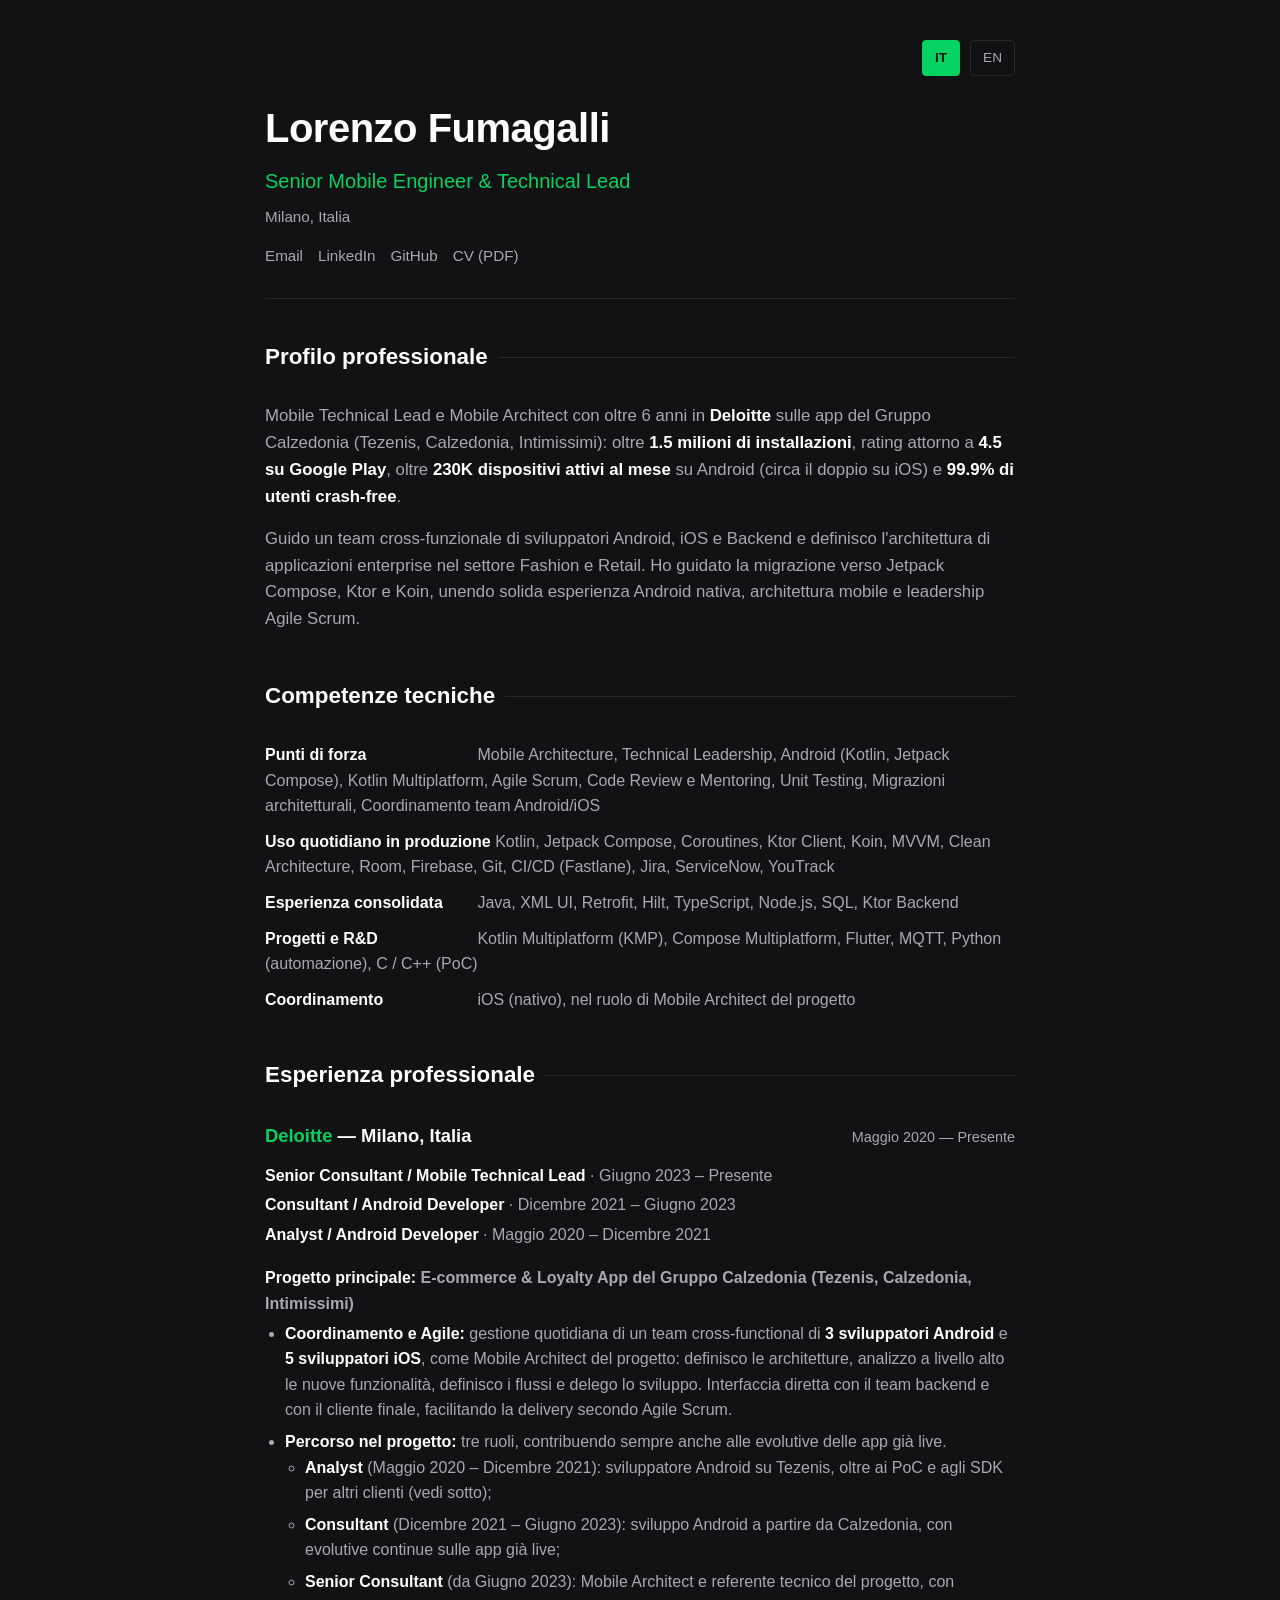
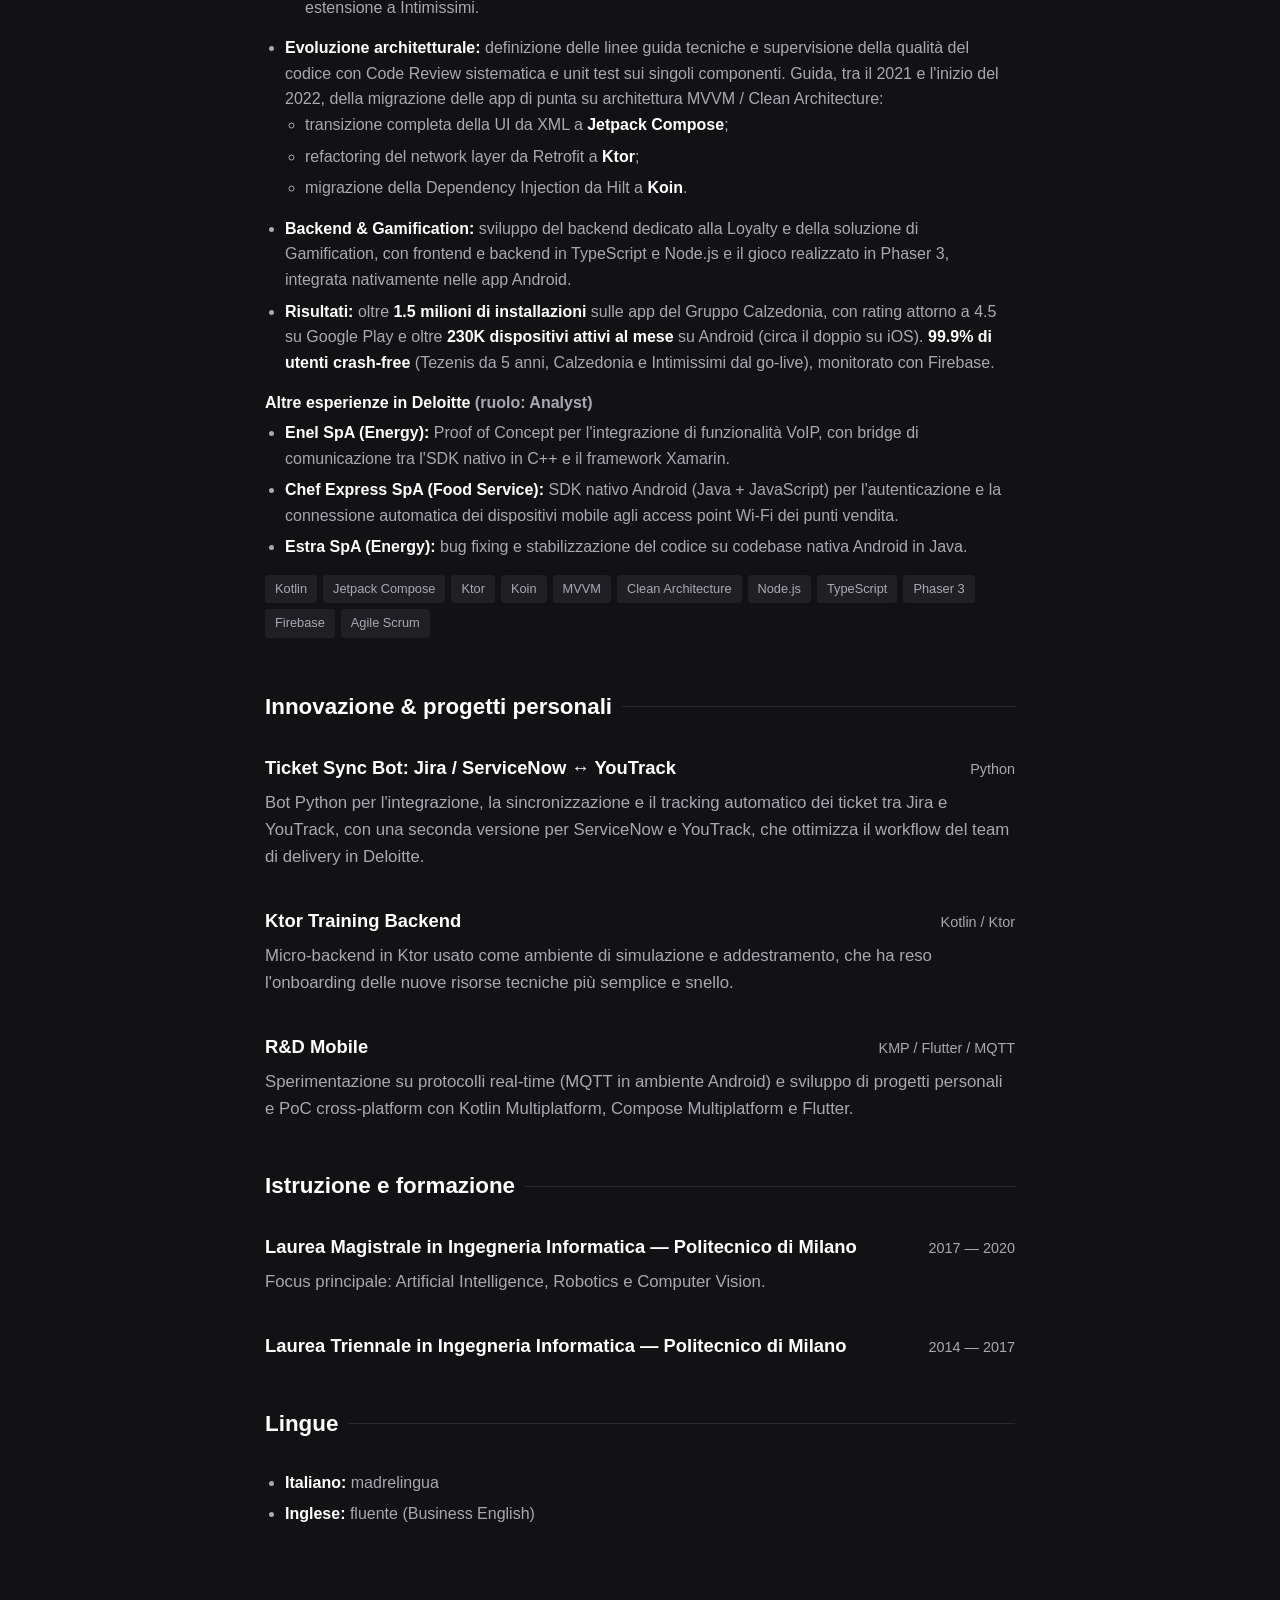
<file: index.html>
<!DOCTYPE html>
<html lang="it">
<head>
    <meta charset="UTF-8">
    <meta name="viewport" content="width=device-width, initial-scale=1.0">
    <title>Lorenzo Fumagalli | Senior Mobile Engineer &amp; Technical Lead</title>
    <meta name="description" content="Lorenzo Fumagalli, Senior Mobile Engineer e Technical Lead a Milano. Android, Kotlin, Jetpack Compose, Kotlin Multiplatform. Guida team Android e iOS su app enterprise Fashion/Retail con oltre 1.5 milioni di installazioni.">
    <meta name="author" content="Lorenzo Fumagalli">
    <link rel="canonical" href="https://lorenzofumagalli.github.io/">
    <link rel="alternate" hreflang="it" href="https://lorenzofumagalli.github.io/">
    <link rel="alternate" hreflang="en" href="https://lorenzofumagalli.github.io/en/">
    <link rel="alternate" hreflang="x-default" href="https://lorenzofumagalli.github.io/">
    <link rel="alternate" type="application/pdf" hreflang="it" href="https://lorenzofumagalli.github.io/cv/Lorenzo-Fumagalli-CV-IT.pdf">
    <link rel="stylesheet" href="/style.css">

    <meta property="og:type" content="profile">
    <meta property="og:title" content="Lorenzo Fumagalli | Senior Mobile Engineer &amp; Technical Lead">
    <meta property="og:description" content="Android, Kotlin, Jetpack Compose, Kotlin Multiplatform. Leadership tecnica di team Android e iOS su app enterprise Fashion/Retail.">
    <meta property="og:url" content="https://lorenzofumagalli.github.io/">
    <meta property="og:locale" content="it_IT">
    <meta property="og:locale:alternate" content="en_US">
    <meta name="twitter:card" content="summary">

    <script type="application/ld+json">
    {
        "@context": "https://schema.org",
        "@type": "ProfilePage",
        "inLanguage": "it",
        "mainEntity": {
            "@type": "Person",
            "name": "Lorenzo Fumagalli",
            "jobTitle": "Senior Mobile Engineer & Technical Lead",
            "url": "https://lorenzofumagalli.github.io/",
            "email": "mailto:lorenzo95fumagalli@gmail.com",
            "address": {
                "@type": "PostalAddress",
                "addressLocality": "Milano",
                "addressCountry": "IT"
            },
            "worksFor": {
                "@type": "Organization",
                "name": "Deloitte"
            },
            "alumniOf": {
                "@type": "CollegeOrUniversity",
                "name": "Politecnico di Milano"
            },
            "knowsLanguage": ["it", "en"],
            "knowsAbout": [
                "Android", "Kotlin", "Jetpack Compose", "Kotlin Multiplatform", "Compose Multiplatform",
                "Ktor", "Koin", "MVVM", "Clean Architecture", "Flutter", "Node.js", "TypeScript",
                "Agile Scrum", "Mobile architecture"
            ],
            "sameAs": [
                "https://www.linkedin.com/in/lorenzofumagalli0",
                "https://github.com/LorenzoFumagalli"
            ]
        }
    }
    </script>
</head>
<body>

    <div class="container">

        <nav class="lang-switcher" aria-label="Lingua">
            <a class="lang-btn" href="/" hreflang="it" lang="it" aria-current="page">IT</a>
            <a class="lang-btn" href="/en/" hreflang="en" lang="en">EN</a>
        </nav>

        <header>
            <h1>Lorenzo Fumagalli</h1>
            <p class="subtitle">Senior Mobile Engineer &amp; Technical Lead</p>
            <address class="location">Milano, Italia</address>
            <div class="links">
                <a href="mailto:lorenzo95fumagalli@gmail.com">Email</a>
                <a href="https://www.linkedin.com/in/lorenzofumagalli0" rel="me noopener" target="_blank">LinkedIn</a>
                <a href="https://github.com/LorenzoFumagalli" rel="me noopener" target="_blank">GitHub</a>
                <a href="/cv/Lorenzo-Fumagalli-CV-IT.pdf" type="application/pdf" hreflang="it" download>CV (PDF)</a>
            </div>
        </header>

        <main>

        <section id="about" aria-labelledby="about-h">
            <h2 id="about-h">Profilo professionale</h2>
            <p>
                Mobile Technical Lead e Mobile Architect con oltre 6 anni in <strong>Deloitte</strong> sulle app del Gruppo Calzedonia (Tezenis, Calzedonia, Intimissimi): oltre <strong>1.5 milioni di installazioni</strong>, rating attorno a <strong>4.5 su Google Play</strong>, oltre <strong>230K dispositivi attivi al mese</strong> su Android (circa il doppio su iOS) e <strong>99.9% di utenti crash-free</strong>.
            </p>
            <p>
                Guido un team cross-funzionale di sviluppatori Android, iOS e Backend e definisco l'architettura di applicazioni enterprise nel settore Fashion e Retail. Ho guidato la migrazione verso Jetpack Compose, Ktor e Koin, unendo solida esperienza Android nativa, architettura mobile e leadership Agile Scrum.
            </p>
        </section>

        <section id="skills" aria-labelledby="skills-h">
            <h2 id="skills-h">Competenze tecniche</h2>
            <ul class="skills">
                <li><strong>Punti di forza</strong> Mobile Architecture, Technical Leadership, Android (Kotlin, Jetpack Compose), Kotlin Multiplatform, Agile Scrum, Code Review e Mentoring, Unit Testing, Migrazioni architetturali, Coordinamento team Android/iOS</li>
                <li><strong>Uso quotidiano in produzione</strong> Kotlin, Jetpack Compose, Coroutines, Ktor Client, Koin, MVVM, Clean Architecture, Room, Firebase, Git, CI/CD (Fastlane), Jira, ServiceNow, YouTrack</li>
                <li><strong>Esperienza consolidata</strong> Java, XML UI, Retrofit, Hilt, TypeScript, Node.js, SQL, Ktor Backend</li>
                <li><strong>Progetti e R&amp;D</strong> Kotlin Multiplatform (KMP), Compose Multiplatform, Flutter, MQTT, Python (automazione), C / C++ (PoC)</li>
                <li><strong>Coordinamento</strong> iOS (nativo), nel ruolo di Mobile Architect del progetto</li>
            </ul>
        </section>

        <section id="experience" aria-labelledby="experience-h">
            <h2 id="experience-h">Esperienza professionale</h2>

            <article class="job">
                <div class="job-header">
                    <h3><span class="job-company">Deloitte</span> — Milano, Italia</h3>
                    <span class="date"><time datetime="2020-05">Maggio 2020</time> — Presente</span>
                </div>
                <div class="role-block">
                    <p class="role-line"><strong>Senior Consultant / Mobile Technical Lead</strong> · <time datetime="2023-06">Giugno 2023</time> – Presente</p>
                    <p class="role-line"><strong>Consultant / Android Developer</strong> · <time datetime="2021-12">Dicembre 2021</time> – <time datetime="2023-06">Giugno 2023</time></p>
                    <p class="role-line"><strong>Analyst / Android Developer</strong> · <time datetime="2020-05">Maggio 2020</time> – <time datetime="2021-12">Dicembre 2021</time></p>
                </div>

                <h4 class="role-line"><strong>Progetto principale:</strong> E-commerce &amp; Loyalty App del Gruppo Calzedonia (Tezenis, Calzedonia, Intimissimi)</h4>
                <ul>
                    <li><strong>Coordinamento e Agile:</strong> gestione quotidiana di un team cross-functional di <strong>3 sviluppatori Android</strong> e <strong>5 sviluppatori iOS</strong>, come Mobile Architect del progetto: definisco le architetture, analizzo a livello alto le nuove funzionalità, definisco i flussi e delego lo sviluppo. Interfaccia diretta con il team backend e con il cliente finale, facilitando la delivery secondo Agile Scrum.</li>
                    <li><strong>Percorso nel progetto:</strong> tre ruoli, contribuendo sempre anche alle evolutive delle app già live.
                        <ul>
                            <li><strong>Analyst</strong> (<time datetime="2020-05">Maggio 2020</time> – <time datetime="2021-12">Dicembre 2021</time>): sviluppatore Android su Tezenis, oltre ai PoC e agli SDK per altri clienti (vedi sotto);</li>
                            <li><strong>Consultant</strong> (<time datetime="2021-12">Dicembre 2021</time> – <time datetime="2023-06">Giugno 2023</time>): sviluppo Android a partire da Calzedonia, con evolutive continue sulle app già live;</li>
                            <li><strong>Senior Consultant</strong> (da <time datetime="2023-06">Giugno 2023</time>): Mobile Architect e referente tecnico del progetto, con estensione a Intimissimi.</li>
                        </ul>
                    </li>
                    <li><strong>Evoluzione architetturale:</strong> definizione delle linee guida tecniche e supervisione della qualità del codice con Code Review sistematica e unit test sui singoli componenti. Guida, tra il 2021 e l'inizio del 2022, della migrazione delle app di punta su architettura MVVM / Clean Architecture:
                        <ul>
                            <li>transizione completa della UI da XML a <strong>Jetpack Compose</strong>;</li>
                            <li>refactoring del network layer da Retrofit a <strong>Ktor</strong>;</li>
                            <li>migrazione della Dependency Injection da Hilt a <strong>Koin</strong>.</li>
                        </ul>
                    </li>
                    <li><strong>Backend &amp; Gamification:</strong> sviluppo del backend dedicato alla Loyalty e della soluzione di Gamification, con frontend e backend in TypeScript e Node.js e il gioco realizzato in Phaser 3, integrata nativamente nelle app Android.</li>
                    <li><strong>Risultati:</strong> oltre <strong>1.5 milioni di installazioni</strong> sulle app del Gruppo Calzedonia, con rating attorno a 4.5 su Google Play e oltre <strong>230K dispositivi attivi al mese</strong> su Android (circa il doppio su iOS). <strong>99.9% di utenti crash-free</strong> (Tezenis da 5 anni, Calzedonia e Intimissimi dal go-live), monitorato con Firebase.</li>
                </ul>

                <h4 class="role-line"><strong>Altre esperienze in Deloitte</strong> (ruolo: Analyst)</h4>
                <ul>
                    <li><strong>Enel SpA (Energy):</strong> Proof of Concept per l'integrazione di funzionalità VoIP, con bridge di comunicazione tra l'SDK nativo in C++ e il framework Xamarin.</li>
                    <li><strong>Chef Express SpA (Food Service):</strong> SDK nativo Android (Java + JavaScript) per l'autenticazione e la connessione automatica dei dispositivi mobile agli access point Wi-Fi dei punti vendita.</li>
                    <li><strong>Estra SpA (Energy):</strong> bug fixing e stabilizzazione del codice su codebase nativa Android in Java.</li>
                </ul>

                <ul class="tags" aria-label="Tecnologie">
                    <li>Kotlin</li><li>Jetpack Compose</li><li>Ktor</li><li>Koin</li><li>MVVM</li><li>Clean Architecture</li><li>Node.js</li><li>TypeScript</li><li>Phaser 3</li><li>Firebase</li><li>Agile Scrum</li>
                </ul>
            </article>
        </section>

        <section id="projects" aria-labelledby="projects-h">
            <h2 id="projects-h">Innovazione &amp; progetti personali</h2>

            <article class="project">
                <div class="job-header">
                    <h3>Ticket Sync Bot: Jira / ServiceNow ↔ YouTrack</h3>
                    <span class="date">Python</span>
                </div>
                <p>Bot Python per l'integrazione, la sincronizzazione e il tracking automatico dei ticket tra Jira e YouTrack, con una seconda versione per ServiceNow e YouTrack, che ottimizza il workflow del team di delivery in Deloitte.</p>
            </article>

            <article class="project">
                <div class="job-header">
                    <h3>Ktor Training Backend</h3>
                    <span class="date">Kotlin / Ktor</span>
                </div>
                <p>Micro-backend in Ktor usato come ambiente di simulazione e addestramento, che ha reso l'onboarding delle nuove risorse tecniche più semplice e snello.</p>
            </article>

            <article class="project">
                <div class="job-header">
                    <h3>R&amp;D Mobile</h3>
                    <span class="date">KMP / Flutter / MQTT</span>
                </div>
                <p>Sperimentazione su protocolli real-time (MQTT in ambiente Android) e sviluppo di progetti personali e PoC cross-platform con Kotlin Multiplatform, Compose Multiplatform e Flutter.</p>
            </article>
        </section>

        <section id="education" aria-labelledby="education-h">
            <h2 id="education-h">Istruzione e formazione</h2>

            <article class="job">
                <div class="job-header">
                    <h3>Laurea Magistrale in Ingegneria Informatica — Politecnico di Milano</h3>
                    <span class="date"><time datetime="2017">2017</time> — <time datetime="2020">2020</time></span>
                </div>
                <p>Focus principale: Artificial Intelligence, Robotics e Computer Vision.</p>
            </article>

            <article class="job">
                <div class="job-header">
                    <h3>Laurea Triennale in Ingegneria Informatica — Politecnico di Milano</h3>
                    <span class="date"><time datetime="2014">2014</time> — <time datetime="2017">2017</time></span>
                </div>
            </article>
        </section>

        <section id="languages" aria-labelledby="languages-h">
            <h2 id="languages-h">Lingue</h2>
            <ul>
                <li><strong>Italiano:</strong> madrelingua</li>
                <li><strong>Inglese:</strong> fluente (Business English)</li>
            </ul>
        </section>

        </main>

    </div>

</body>
</html>
</file>
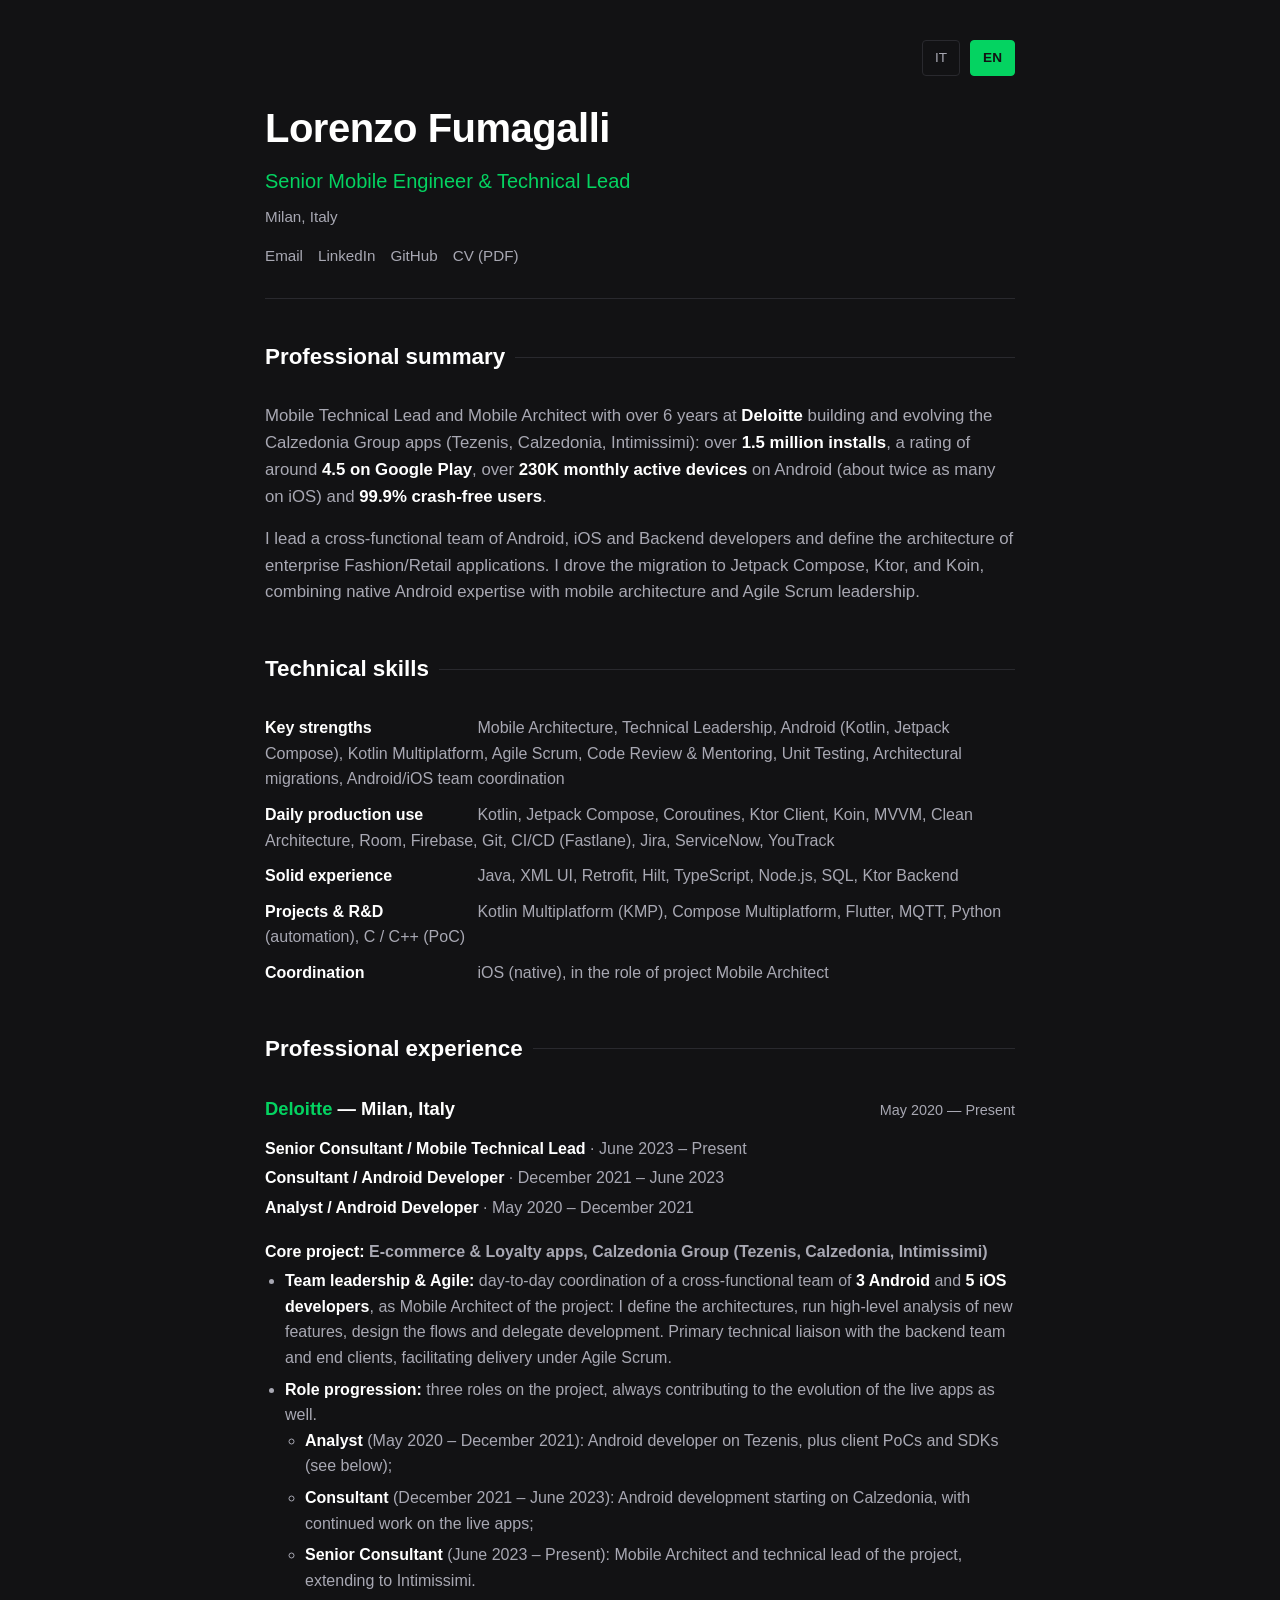
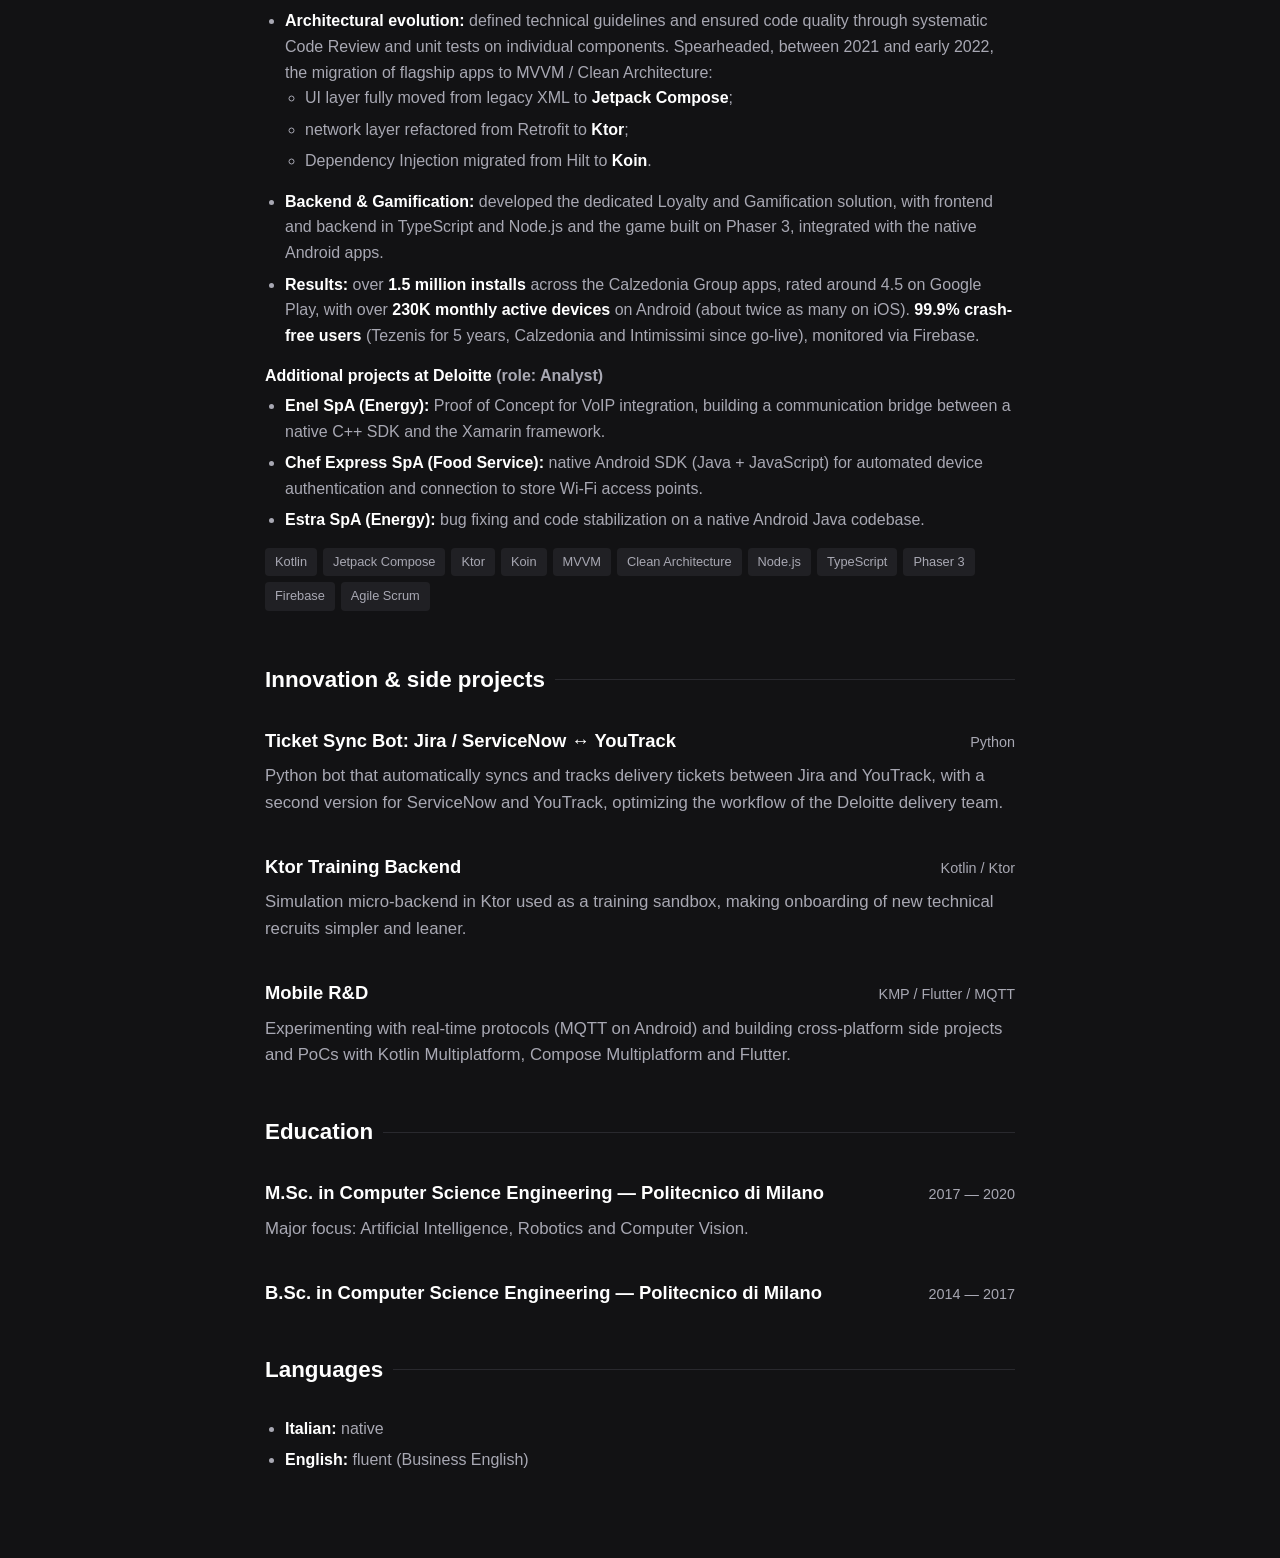
<file: en/index.html>
<!DOCTYPE html>
<html lang="en">
<head>
    <meta charset="UTF-8">
    <meta name="viewport" content="width=device-width, initial-scale=1.0">
    <title>Lorenzo Fumagalli | Senior Mobile Engineer &amp; Technical Lead</title>
    <meta name="description" content="Lorenzo Fumagalli, Senior Mobile Engineer and Technical Lead in Milan. Android, Kotlin, Jetpack Compose, Kotlin Multiplatform. Leads Android and iOS teams on enterprise Fashion/Retail apps with over 1.5 million installs.">
    <meta name="author" content="Lorenzo Fumagalli">
    <link rel="canonical" href="https://lorenzofumagalli.github.io/en/">
    <link rel="alternate" hreflang="it" href="https://lorenzofumagalli.github.io/">
    <link rel="alternate" hreflang="en" href="https://lorenzofumagalli.github.io/en/">
    <link rel="alternate" hreflang="x-default" href="https://lorenzofumagalli.github.io/">
    <link rel="alternate" type="application/pdf" hreflang="en" href="https://lorenzofumagalli.github.io/cv/Lorenzo-Fumagalli-CV-EN.pdf">
    <link rel="stylesheet" href="/style.css">

    <meta property="og:type" content="profile">
    <meta property="og:title" content="Lorenzo Fumagalli | Senior Mobile Engineer &amp; Technical Lead">
    <meta property="og:description" content="Android, Kotlin, Jetpack Compose, Kotlin Multiplatform. Technical leadership of Android and iOS teams on enterprise Fashion/Retail apps.">
    <meta property="og:url" content="https://lorenzofumagalli.github.io/en/">
    <meta property="og:locale" content="en_US">
    <meta property="og:locale:alternate" content="it_IT">
    <meta name="twitter:card" content="summary">

    <script type="application/ld+json">
    {
        "@context": "https://schema.org",
        "@type": "ProfilePage",
        "inLanguage": "en",
        "mainEntity": {
            "@type": "Person",
            "name": "Lorenzo Fumagalli",
            "jobTitle": "Senior Mobile Engineer & Technical Lead",
            "url": "https://lorenzofumagalli.github.io/en/",
            "email": "mailto:lorenzo95fumagalli@gmail.com",
            "address": {
                "@type": "PostalAddress",
                "addressLocality": "Milano",
                "addressCountry": "IT"
            },
            "worksFor": {
                "@type": "Organization",
                "name": "Deloitte"
            },
            "alumniOf": {
                "@type": "CollegeOrUniversity",
                "name": "Politecnico di Milano"
            },
            "knowsLanguage": ["it", "en"],
            "knowsAbout": [
                "Android", "Kotlin", "Jetpack Compose", "Kotlin Multiplatform", "Compose Multiplatform",
                "Ktor", "Koin", "MVVM", "Clean Architecture", "Flutter", "Node.js", "TypeScript",
                "Agile Scrum", "Mobile architecture"
            ],
            "sameAs": [
                "https://www.linkedin.com/in/lorenzofumagalli0",
                "https://github.com/LorenzoFumagalli"
            ]
        }
    }
    </script>
</head>
<body>

    <div class="container">

        <nav class="lang-switcher" aria-label="Language">
            <a class="lang-btn" href="/" hreflang="it" lang="it">IT</a>
            <a class="lang-btn" href="/en/" hreflang="en" lang="en" aria-current="page">EN</a>
        </nav>

        <header>
            <h1>Lorenzo Fumagalli</h1>
            <p class="subtitle">Senior Mobile Engineer &amp; Technical Lead</p>
            <address class="location">Milan, Italy</address>
            <div class="links">
                <a href="mailto:lorenzo95fumagalli@gmail.com">Email</a>
                <a href="https://www.linkedin.com/in/lorenzofumagalli0" rel="me noopener" target="_blank">LinkedIn</a>
                <a href="https://github.com/LorenzoFumagalli" rel="me noopener" target="_blank">GitHub</a>
                <a href="/cv/Lorenzo-Fumagalli-CV-EN.pdf" type="application/pdf" hreflang="en" download>CV (PDF)</a>
            </div>
        </header>

        <main>

        <section id="about" aria-labelledby="about-h">
            <h2 id="about-h">Professional summary</h2>
            <p>
                Mobile Technical Lead and Mobile Architect with over 6 years at <strong>Deloitte</strong> building and evolving the Calzedonia Group apps (Tezenis, Calzedonia, Intimissimi): over <strong>1.5 million installs</strong>, a rating of around <strong>4.5 on Google Play</strong>, over <strong>230K monthly active devices</strong> on Android (about twice as many on iOS) and <strong>99.9% crash-free users</strong>.
            </p>
            <p>
                I lead a cross-functional team of Android, iOS and Backend developers and define the architecture of enterprise Fashion/Retail applications. I drove the migration to Jetpack Compose, Ktor, and Koin, combining native Android expertise with mobile architecture and Agile Scrum leadership.
            </p>
        </section>

        <section id="skills" aria-labelledby="skills-h">
            <h2 id="skills-h">Technical skills</h2>
            <ul class="skills">
                <li><strong>Key strengths</strong> Mobile Architecture, Technical Leadership, Android (Kotlin, Jetpack Compose), Kotlin Multiplatform, Agile Scrum, Code Review &amp; Mentoring, Unit Testing, Architectural migrations, Android/iOS team coordination</li>
                <li><strong>Daily production use</strong> Kotlin, Jetpack Compose, Coroutines, Ktor Client, Koin, MVVM, Clean Architecture, Room, Firebase, Git, CI/CD (Fastlane), Jira, ServiceNow, YouTrack</li>
                <li><strong>Solid experience</strong> Java, XML UI, Retrofit, Hilt, TypeScript, Node.js, SQL, Ktor Backend</li>
                <li><strong>Projects &amp; R&amp;D</strong> Kotlin Multiplatform (KMP), Compose Multiplatform, Flutter, MQTT, Python (automation), C / C++ (PoC)</li>
                <li><strong>Coordination</strong> iOS (native), in the role of project Mobile Architect</li>
            </ul>
        </section>

        <section id="experience" aria-labelledby="experience-h">
            <h2 id="experience-h">Professional experience</h2>

            <article class="job">
                <div class="job-header">
                    <h3><span class="job-company">Deloitte</span> — Milan, Italy</h3>
                    <span class="date"><time datetime="2020-05">May 2020</time> — Present</span>
                </div>
                <div class="role-block">
                    <p class="role-line"><strong>Senior Consultant / Mobile Technical Lead</strong> · <time datetime="2023-06">June 2023</time> – Present</p>
                    <p class="role-line"><strong>Consultant / Android Developer</strong> · <time datetime="2021-12">December 2021</time> – <time datetime="2023-06">June 2023</time></p>
                    <p class="role-line"><strong>Analyst / Android Developer</strong> · <time datetime="2020-05">May 2020</time> – <time datetime="2021-12">December 2021</time></p>
                </div>

                <h4 class="role-line"><strong>Core project:</strong> E-commerce &amp; Loyalty apps, Calzedonia Group (Tezenis, Calzedonia, Intimissimi)</h4>
                <ul>
                    <li><strong>Team leadership &amp; Agile:</strong> day-to-day coordination of a cross-functional team of <strong>3 Android</strong> and <strong>5 iOS developers</strong>, as Mobile Architect of the project: I define the architectures, run high-level analysis of new features, design the flows and delegate development. Primary technical liaison with the backend team and end clients, facilitating delivery under Agile Scrum.</li>
                    <li><strong>Role progression:</strong> three roles on the project, always contributing to the evolution of the live apps as well.
                        <ul>
                            <li><strong>Analyst</strong> (<time datetime="2020-05">May 2020</time> – <time datetime="2021-12">December 2021</time>): Android developer on Tezenis, plus client PoCs and SDKs (see below);</li>
                            <li><strong>Consultant</strong> (<time datetime="2021-12">December 2021</time> – <time datetime="2023-06">June 2023</time>): Android development starting on Calzedonia, with continued work on the live apps;</li>
                            <li><strong>Senior Consultant</strong> (<time datetime="2023-06">June 2023</time> – Present): Mobile Architect and technical lead of the project, extending to Intimissimi.</li>
                        </ul>
                    </li>
                    <li><strong>Architectural evolution:</strong> defined technical guidelines and ensured code quality through systematic Code Review and unit tests on individual components. Spearheaded, between 2021 and early 2022, the migration of flagship apps to MVVM / Clean Architecture:
                        <ul>
                            <li>UI layer fully moved from legacy XML to <strong>Jetpack Compose</strong>;</li>
                            <li>network layer refactored from Retrofit to <strong>Ktor</strong>;</li>
                            <li>Dependency Injection migrated from Hilt to <strong>Koin</strong>.</li>
                        </ul>
                    </li>
                    <li><strong>Backend &amp; Gamification:</strong> developed the dedicated Loyalty and Gamification solution, with frontend and backend in TypeScript and Node.js and the game built on Phaser 3, integrated with the native Android apps.</li>
                    <li><strong>Results:</strong> over <strong>1.5 million installs</strong> across the Calzedonia Group apps, rated around 4.5 on Google Play, with over <strong>230K monthly active devices</strong> on Android (about twice as many on iOS). <strong>99.9% crash-free users</strong> (Tezenis for 5 years, Calzedonia and Intimissimi since go-live), monitored via Firebase.</li>
                </ul>

                <h4 class="role-line"><strong>Additional projects at Deloitte</strong> (role: Analyst)</h4>
                <ul>
                    <li><strong>Enel SpA (Energy):</strong> Proof of Concept for VoIP integration, building a communication bridge between a native C++ SDK and the Xamarin framework.</li>
                    <li><strong>Chef Express SpA (Food Service):</strong> native Android SDK (Java + JavaScript) for automated device authentication and connection to store Wi-Fi access points.</li>
                    <li><strong>Estra SpA (Energy):</strong> bug fixing and code stabilization on a native Android Java codebase.</li>
                </ul>

                <ul class="tags" aria-label="Technologies">
                    <li>Kotlin</li><li>Jetpack Compose</li><li>Ktor</li><li>Koin</li><li>MVVM</li><li>Clean Architecture</li><li>Node.js</li><li>TypeScript</li><li>Phaser 3</li><li>Firebase</li><li>Agile Scrum</li>
                </ul>
            </article>
        </section>

        <section id="projects" aria-labelledby="projects-h">
            <h2 id="projects-h">Innovation &amp; side projects</h2>

            <article class="project">
                <div class="job-header">
                    <h3>Ticket Sync Bot: Jira / ServiceNow ↔ YouTrack</h3>
                    <span class="date">Python</span>
                </div>
                <p>Python bot that automatically syncs and tracks delivery tickets between Jira and YouTrack, with a second version for ServiceNow and YouTrack, optimizing the workflow of the Deloitte delivery team.</p>
            </article>

            <article class="project">
                <div class="job-header">
                    <h3>Ktor Training Backend</h3>
                    <span class="date">Kotlin / Ktor</span>
                </div>
                <p>Simulation micro-backend in Ktor used as a training sandbox, making onboarding of new technical recruits simpler and leaner.</p>
            </article>

            <article class="project">
                <div class="job-header">
                    <h3>Mobile R&amp;D</h3>
                    <span class="date">KMP / Flutter / MQTT</span>
                </div>
                <p>Experimenting with real-time protocols (MQTT on Android) and building cross-platform side projects and PoCs with Kotlin Multiplatform, Compose Multiplatform and Flutter.</p>
            </article>
        </section>

        <section id="education" aria-labelledby="education-h">
            <h2 id="education-h">Education</h2>

            <article class="job">
                <div class="job-header">
                    <h3>M.Sc. in Computer Science Engineering — Politecnico di Milano</h3>
                    <span class="date"><time datetime="2017">2017</time> — <time datetime="2020">2020</time></span>
                </div>
                <p>Major focus: Artificial Intelligence, Robotics and Computer Vision.</p>
            </article>

            <article class="job">
                <div class="job-header">
                    <h3>B.Sc. in Computer Science Engineering — Politecnico di Milano</h3>
                    <span class="date"><time datetime="2014">2014</time> — <time datetime="2017">2017</time></span>
                </div>
            </article>
        </section>

        <section id="languages" aria-labelledby="languages-h">
            <h2 id="languages-h">Languages</h2>
            <ul>
                <li><strong>Italian:</strong> native</li>
                <li><strong>English:</strong> fluent (Business English)</li>
            </ul>
        </section>

        </main>

    </div>

</body>
</html>
</file>
<file: style.css>
:root {
    color-scheme: dark;
    --bg-color: #121214;
    --text-color: #e1e1e6;
    --text-secondary: #a8a8b3;
    --accent-color: #04d361;
    --border-color: #29292e;
    --card-bg: #202024;
}

* {
    box-sizing: border-box;
    margin: 0;
    padding: 0;
}

body {
    font-family: -apple-system, BlinkMacSystemFont, "Segoe UI", Roboto, Helvetica, Arial, sans-serif;
    background-color: var(--bg-color);
    color: var(--text-color);
    line-height: 1.6;
    padding: 40px 20px;
}

.container {
    max-width: 750px;
    margin: 0 auto;
}

a {
    color: var(--accent-color);
}

a:focus-visible,
button:focus-visible {
    outline: 2px solid var(--accent-color);
    outline-offset: 2px;
}

.lang-switcher {
    display: flex;
    justify-content: flex-end;
    margin-bottom: 20px;
    gap: 10px;
}

.lang-btn {
    border: 1px solid var(--border-color);
    color: var(--text-secondary);
    padding: 6px 12px;
    border-radius: 4px;
    font-size: 0.85rem;
    font-weight: 500;
    text-decoration: none;
    transition: all 0.2s ease;
}

.lang-btn:hover {
    border-color: var(--accent-color);
    color: #fff;
}

.lang-btn[aria-current="page"] {
    background-color: var(--accent-color);
    border-color: var(--accent-color);
    color: #121214;
    font-weight: bold;
}

header {
    margin-bottom: 40px;
    border-bottom: 1px solid var(--border-color);
    padding-bottom: 30px;
}

h1 {
    font-size: 2.5rem;
    margin-bottom: 5px;
    color: #fff;
    letter-spacing: -0.5px;
}

.subtitle {
    font-size: 1.25rem;
    color: var(--accent-color);
    font-weight: 500;
    margin-bottom: 8px;
}

.location {
    color: var(--text-secondary);
    font-size: 0.95rem;
    font-style: normal;
    margin-bottom: 15px;
}

.links {
    display: flex;
    flex-wrap: wrap;
    gap: 15px;
}

.links a {
    color: var(--text-secondary);
    text-decoration: none;
    font-size: 0.95rem;
    transition: color 0.2s;
}

.links a:hover {
    color: var(--accent-color);
}

section {
    margin-bottom: 45px;
}

h2 {
    font-size: 1.4rem;
    padding-bottom: 8px;
    margin-bottom: 20px;
    color: #fff;
    display: flex;
    align-items: center;
    gap: 10px;
}

h2::after {
    content: "";
    flex: 1;
    height: 1px;
    background-color: var(--border-color);
}

h3 {
    font-weight: 600;
    font-size: 1.15rem;
    color: #fff;
}

p {
    color: var(--text-secondary);
    font-size: 1.05rem;
    margin-bottom: 15px;
}

strong {
    color: #fff;
}

.job,
.project {
    margin-bottom: 35px;
}

.job-header {
    display: flex;
    justify-content: space-between;
    align-items: baseline;
    margin-bottom: 8px;
    flex-wrap: wrap;
    gap: 5px;
}

.job-company {
    color: var(--accent-color);
}

.date {
    color: var(--text-secondary);
    font-size: 0.9rem;
    font-variant-numeric: tabular-nums;
}

.role-line {
    color: var(--text-secondary);
    font-size: 1rem;
    margin-bottom: 4px;
}

.role-line strong {
    font-weight: 600;
}

.role-block {
    margin: 12px 0 18px;
}

ul {
    padding-left: 20px;
    margin-bottom: 15px;
}

li {
    color: var(--text-secondary);
    margin-bottom: 6px;
    font-size: 1rem;
}

.skills {
    list-style: none;
    padding-left: 0;
}

.skills li {
    margin-bottom: 10px;
}

.skills strong {
    display: inline-block;
    min-width: 13em;
}

.tags {
    list-style: none;
    padding-left: 0;
    margin-top: 12px;
}

.tags li {
    display: inline-block;
    background: var(--card-bg);
    color: var(--text-secondary);
    padding: 4px 10px;
    border-radius: 4px;
    font-size: 0.8rem;
    margin: 0 6px 6px 0;
}

@media (max-width: 520px) {
    h1 {
        font-size: 2rem;
    }

    .skills strong {
        display: block;
        min-width: 0;
    }
}
</file>
